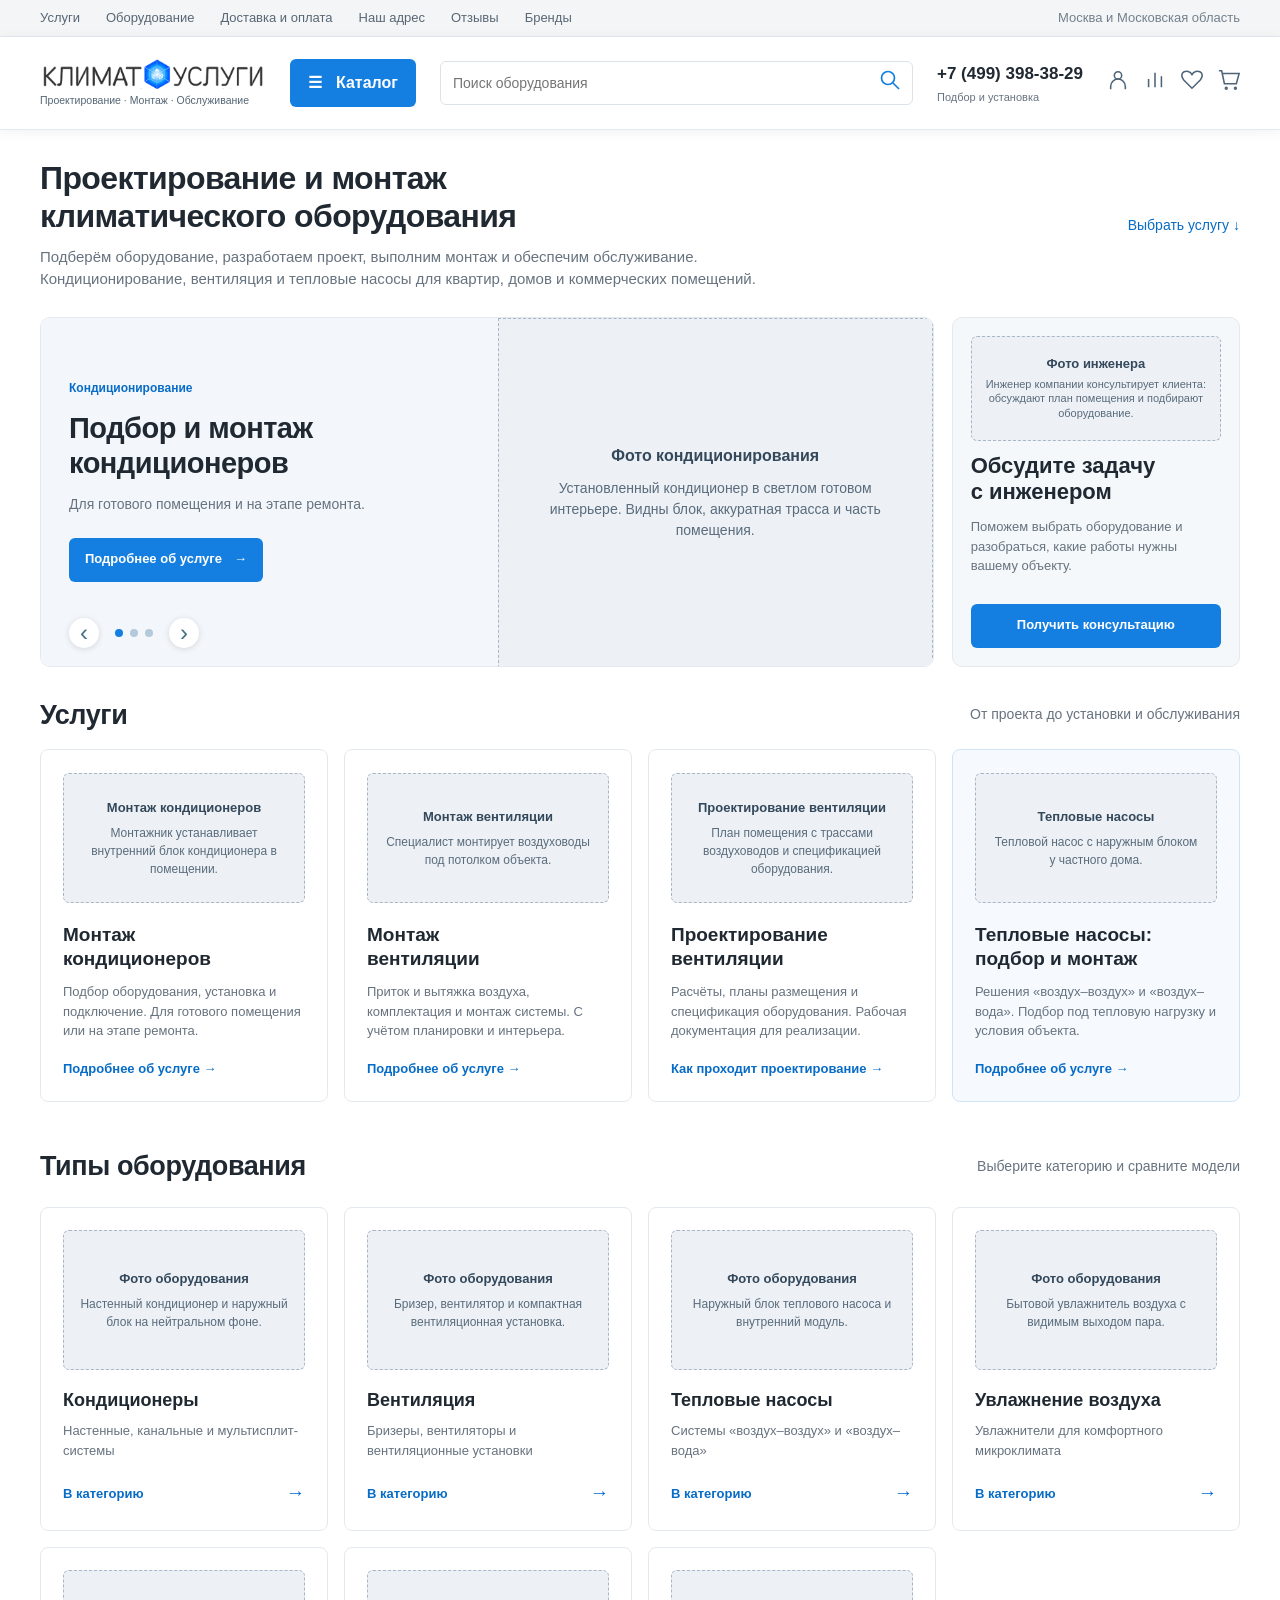
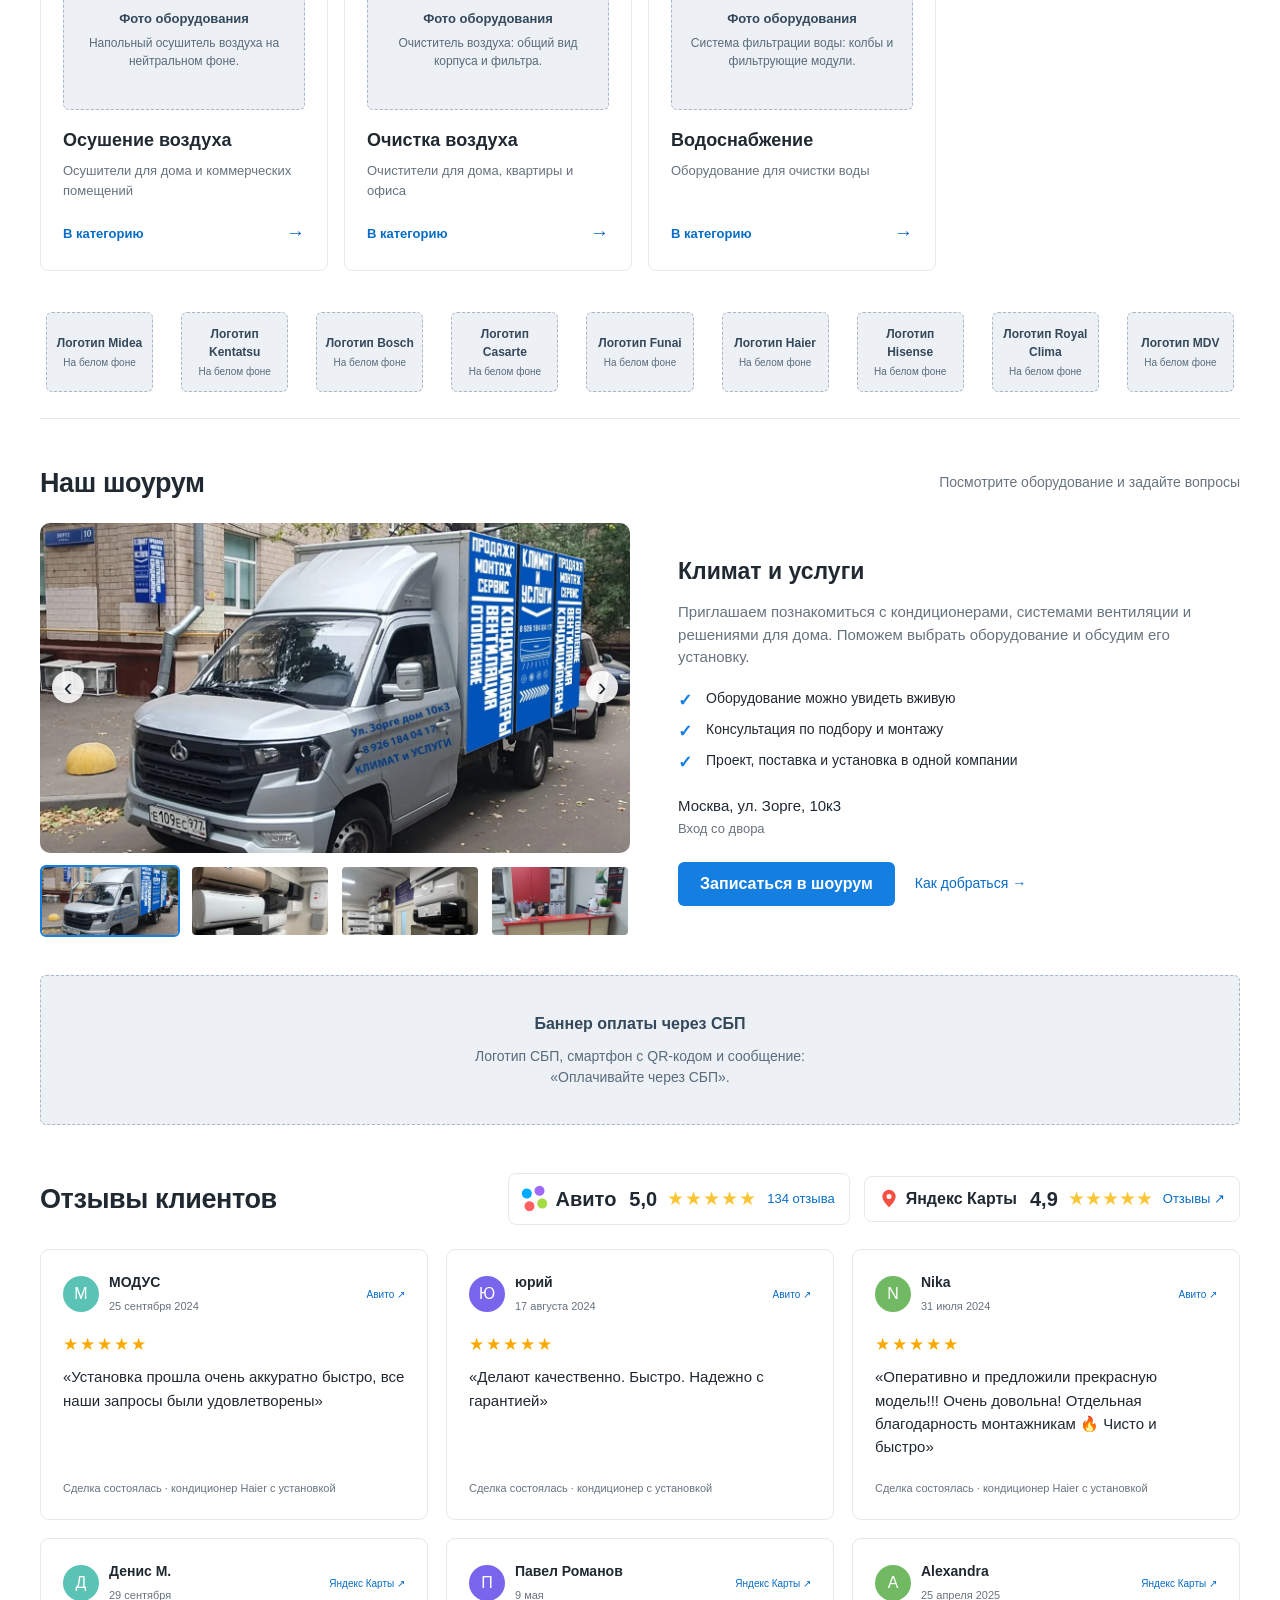
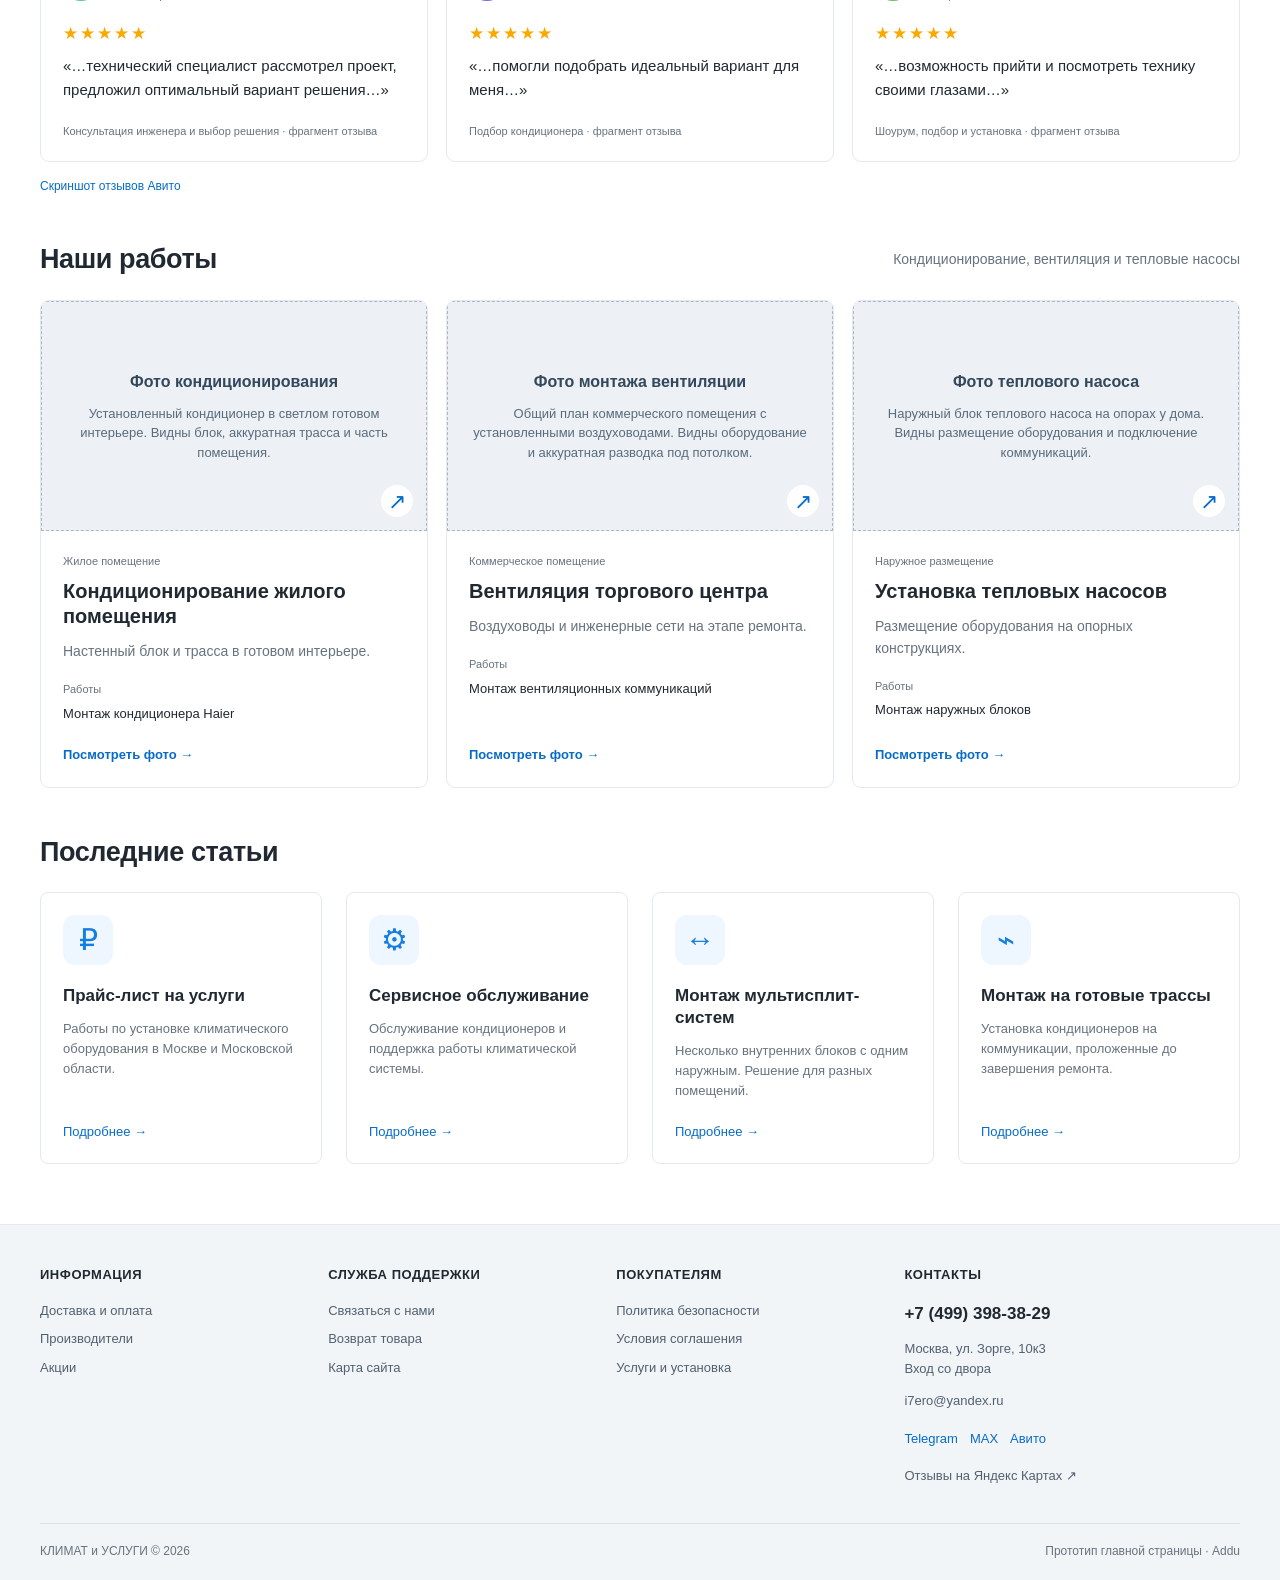
<file: index.html>
<!doctype html><html lang="ru"><head><meta charset="utf-8"><meta name="viewport" content="width=device-width,initial-scale=1"><title>Климат и услуги — оборудование, проектирование и монтаж</title><meta name="description" content="Климатическое оборудование, проектирование и монтаж вентиляции, кондиционеров и тепловых насосов в Москве и МО."><link rel="stylesheet" href="main-store.css?v=14"><script src="main-store.js?v=13" defer></script></head><body>
<div class="utility"><nav class="wrap" aria-label="Информация"><a href="#services">Услуги</a><a href="#equipment">Оборудование</a><a href="https://klimatiuslugi.ru/dostavka-i-oplate">Доставка и оплата</a><a href="#showroom">Наш адрес</a><a href="#reviews">Отзывы</a><a href="https://klimatiuslugi.ru/brands">Бренды</a><span>Москва и Московская область</span></nav></div>
<header class="store-header"><div class="wrap header-row"><a class="logo" href="index.html" aria-label="Климат и услуги — проектирование, монтаж, обслуживание"><span class="brand-mark"><img src="assets/store/logo.png" alt="КЛИМАТ и УСЛУГИ" width="635" height="118"></span><span class="brand-description">Проектирование · Монтаж · Обслуживание</span></a><details class="catalog"><summary><span aria-hidden="true">☰</span> Каталог</summary><nav aria-label="Каталог оборудования"><a href="https://klimatiuslugi.ru/index.php?route=product/category&amp;path=304">Кондиционеры</a><a href="https://klimatiuslugi.ru/index.php?route=product/category&amp;path=473">Вентиляция</a><a href="https://klimatiuslugi.ru/otoplenie">Отопление</a><a href="https://klimatiuslugi.ru/otoplenie/teplovye_nasosy">Тепловые насосы</a><a href="https://klimatiuslugi.ru/uvlazhnenie">Увлажнение</a><a href="https://klimatiuslugi.ru/osushenie">Осушение</a><a href="https://klimatiuslugi.ru/ochistka_vozduha">Очистка воздуха</a><a href="https://klimatiuslugi.ru/vodosnabzhenie">Водоснабжение</a><a href="https://klimatiuslugi.ru/">Все категории оборудования →</a></nav></details><form class="search" action="https://klimatiuslugi.ru/index.php" method="get"><input type="hidden" name="route" value="product/search"><label class="sr-only" for="equipment-search">Поиск оборудования</label><input id="equipment-search" name="search" type="search" placeholder="Поиск оборудования" required><button aria-label="Найти оборудование" type="submit"><svg viewBox="0 0 24 24" aria-hidden="true"><circle cx="10" cy="10" r="6.5"/><path d="m15 15 6 6"/></svg></button></form><a class="phone" href="tel:+74993983829">+7 (499) 398-38-29<small>Подбор и установка</small></a><div class="shop-tools"><a href="https://klimatiuslugi.ru/my-account" aria-label="Личный кабинет"><svg viewBox="0 0 24 24"><circle cx="12" cy="7" r="4"/><path d="M4 22v-3a8 8 0 0 1 16 0v3"/></svg></a><a href="https://klimatiuslugi.ru/compare-products" aria-label="Сравнение товаров"><svg viewBox="0 0 24 24"><path d="M5 20V11M12 20V4M19 20V8"/></svg></a><a href="https://klimatiuslugi.ru/wishlist" aria-label="Избранное"><svg viewBox="0 0 24 24"><path d="M12 21 3 12C-4 3 8-1 12 6c4-7 16-3 9 6z"/></svg></a><a href="https://klimatiuslugi.ru/shopping-cart" aria-label="Корзина"><svg viewBox="0 0 24 24"><path d="M1 2h3l3 14h13l3-11H5"/><circle cx="9" cy="21" r="1"/><circle cx="19" cy="21" r="1"/></svg></a></div></div></header>
<main class="wrap" id="top"><section class="intro"><div><h1>Проектирование и монтаж <br>климатического оборудования</h1><p>Подберём оборудование, разработаем проект, выполним монтаж и обеспечим обслуживание. Кондиционирование, вентиляция и тепловые насосы для квартир, домов и коммерческих помещений.</p></div><a class="intro-link" href="#services">Выбрать услугу ↓</a></section>

<section class="promotions" aria-label="Услуги и консультация"><div class="promo-slider service-promos" data-slider="services"><div class="slide" data-slide><a class="service-banner" href="https://klimatiuslugi.ru/montaj-split"><div class="banner-copy"><span class="banner-label">Кондиционирование</span><h2>Подбор и монтаж кондиционеров</h2><p>Для готового помещения и на этапе ремонта.</p><span class="button blue">Подробнее об услуге <span aria-hidden="true">→</span></span></div><span class="image-placeholder " role="img" aria-label="Фото кондиционирования. Установленный кондиционер в светлом готовом интерьере. Видны блок, аккуратная трасса и часть помещения."><strong>Фото кондиционирования</strong><span>Установленный кондиционер в светлом готовом интерьере. Видны блок, аккуратная трасса и часть помещения.</span></span></a></div><div class="slide" data-slide hidden><a class="service-banner" href="https://klimatiuslugi.ru/ustanovka-ventilyatsii"><div class="banner-copy"><span class="banner-label">Вентиляция</span><h2>Проектирование и монтаж вентиляции</h2><p>От расчётов до установки и запуска системы.</p><span class="button blue">Подробнее об услуге <span aria-hidden="true">→</span></span></div><span class="image-placeholder " role="img" aria-label="Фото монтажа вентиляции. Общий план коммерческого помещения с установленными воздуховодами. Видны оборудование и аккуратная разводка под потолком."><strong>Фото монтажа вентиляции</strong><span>Общий план коммерческого помещения с установленными воздуховодами. Видны оборудование и аккуратная разводка под потолком.</span></span></a></div><div class="slide" data-slide hidden><a class="service-banner" href="heat-pumps.html"><div class="banner-copy"><span class="banner-label">Тепловые насосы</span><h2>Подбор и монтаж тепловых насосов</h2><p>Решение с учётом условий вашего объекта.</p><span class="button blue">Подробнее об услуге <span aria-hidden="true">→</span></span></div><span class="image-placeholder " role="img" aria-label="Фото теплового насоса. Наружный блок теплового насоса на опорах у дома. Видны размещение оборудования и подключение коммуникаций."><strong>Фото теплового насоса</strong><span>Наружный блок теплового насоса на опорах у дома. Видны размещение оборудования и подключение коммуникаций.</span></span></a></div><div class="slider-controls"><button type="button" data-prev aria-label="Предыдущая услуга">‹</button><div class="dots"><button type="button" data-dot="0" aria-label="Кондиционирование" aria-pressed="true"></button><button type="button" data-dot="1" aria-label="Вентиляция" aria-pressed="false"></button><button type="button" data-dot="2" aria-label="Тепловые насосы" aria-pressed="false"></button></div><button type="button" data-next aria-label="Следующая услуга">›</button></div></div><article class="engineer-card consultation-card"><span class="image-placeholder " role="img" aria-label="Фото инженера. Инженер компании консультирует клиента: обсуждают план помещения и подбирают оборудование."><strong>Фото инженера</strong><span>Инженер компании консультирует клиента: обсуждают план помещения и подбирают оборудование.</span></span><h2>Обсудите задачу <br>с инженером</h2><p>Поможем выбрать оборудование и разобраться, какие работы нужны вашему объекту.</p><button class="button blue" type="button" data-request="Консультация инженера">Получить консультацию</button></article></section>
<section class="services section" id="services"><div class="section-title"><h2>Услуги</h2><span>От проекта до установки и обслуживания</span></div><div class="service-grid"><article class="service-card"><div class="service-image-brief"><span class="image-placeholder " role="img" aria-label="Монтаж кондиционеров. Монтажник устанавливает внутренний блок кондиционера в помещении."><strong>Монтаж кондиционеров</strong><span>Монтажник устанавливает внутренний блок кондиционера в помещении.</span></span></div><h3>Монтаж<br>кондиционеров</h3><p>Подбор оборудования, установка и подключение. Для готового помещения или на этапе ремонта.</p><a href="https://klimatiuslugi.ru/montaj-split">Подробнее об услуге →</a></article><article class="service-card"><div class="service-image-brief"><span class="image-placeholder " role="img" aria-label="Монтаж вентиляции. Специалист монтирует воздуховоды под потолком объекта."><strong>Монтаж вентиляции</strong><span>Специалист монтирует воздуховоды под потолком объекта.</span></span></div><h3>Монтаж<br>вентиляции</h3><p>Приток и вытяжка воздуха, комплектация и монтаж системы. С учётом планировки и интерьера.</p><a href="https://klimatiuslugi.ru/ustanovka-ventilyatsii">Подробнее об услуге →</a></article><article class="service-card"><div class="service-image-brief"><span class="image-placeholder " role="img" aria-label="Проектирование вентиляции. План помещения с трассами воздуховодов и спецификацией оборудования."><strong>Проектирование вентиляции</strong><span>План помещения с трассами воздуховодов и спецификацией оборудования.</span></span></div><h3>Проектирование<br>вентиляции</h3><p>Расчёты, планы размещения и спецификация оборудования. Рабочая документация для реализации.</p><a href="https://klimatiuslugi.ru/ustanovka-ventilyatsii">Как проходит проектирование →</a></article><article class="service-card heat-service"><div class="service-image-brief"><span class="image-placeholder " role="img" aria-label="Тепловые насосы. Тепловой насос с наружным блоком у частного дома."><strong>Тепловые насосы</strong><span>Тепловой насос с наружным блоком у частного дома.</span></span></div><h3>Тепловые насосы:<br>подбор и монтаж</h3><p>Решения «воздух–воздух» и «воздух–вода». Подбор под тепловую нагрузку и условия объекта.</p><a href="heat-pumps.html">Подробнее об услуге →</a></article></div></section>
<section class="section equipment" id="equipment" aria-labelledby="equipment-title"><div class="section-title"><h2 id="equipment-title">Типы оборудования</h2><span>Выберите категорию и сравните модели</span></div><div class="equipment-grid"><a class="equipment-card" href="https://klimatiuslugi.ru/index.php?route=product/category&amp;path=304"><span class="equipment-visual equipment-placeholder"><span class="image-placeholder " role="img" aria-label="Фото оборудования. Настенный кондиционер и наружный блок на нейтральном фоне."><strong>Фото оборудования</strong><span>Настенный кондиционер и наружный блок на нейтральном фоне.</span></span></span><h3>Кондиционеры</h3><p>Настенные, канальные и мультисплит-системы</p><span class="equipment-link">В категорию <span aria-hidden="true">→</span></span></a><a class="equipment-card" href="https://klimatiuslugi.ru/index.php?route=product/category&amp;path=473"><span class="equipment-visual equipment-placeholder"><span class="image-placeholder " role="img" aria-label="Фото оборудования. Бризер, вентилятор и компактная вентиляционная установка."><strong>Фото оборудования</strong><span>Бризер, вентилятор и компактная вентиляционная установка.</span></span></span><h3>Вентиляция</h3><p>Бризеры, вентиляторы и вентиляционные установки</p><span class="equipment-link">В категорию <span aria-hidden="true">→</span></span></a><a class="equipment-card" href="https://klimatiuslugi.ru/otoplenie/teplovye_nasosy"><span class="equipment-visual equipment-placeholder"><span class="image-placeholder " role="img" aria-label="Фото оборудования. Наружный блок теплового насоса и внутренний модуль."><strong>Фото оборудования</strong><span>Наружный блок теплового насоса и внутренний модуль.</span></span></span><h3>Тепловые насосы</h3><p>Системы «воздух–воздух» и «воздух–вода»</p><span class="equipment-link">В категорию <span aria-hidden="true">→</span></span></a><a class="equipment-card" href="https://klimatiuslugi.ru/uvlazhnenie"><span class="equipment-visual equipment-placeholder"><span class="image-placeholder " role="img" aria-label="Фото оборудования. Бытовой увлажнитель воздуха с видимым выходом пара."><strong>Фото оборудования</strong><span>Бытовой увлажнитель воздуха с видимым выходом пара.</span></span></span><h3>Увлажнение воздуха</h3><p>Увлажнители для комфортного микроклимата</p><span class="equipment-link">В категорию <span aria-hidden="true">→</span></span></a><a class="equipment-card" href="https://klimatiuslugi.ru/osushenie"><span class="equipment-visual equipment-placeholder"><span class="image-placeholder " role="img" aria-label="Фото оборудования. Напольный осушитель воздуха на нейтральном фоне."><strong>Фото оборудования</strong><span>Напольный осушитель воздуха на нейтральном фоне.</span></span></span><h3>Осушение воздуха</h3><p>Осушители для дома и коммерческих помещений</p><span class="equipment-link">В категорию <span aria-hidden="true">→</span></span></a><a class="equipment-card" href="https://klimatiuslugi.ru/ochistka_vozduha"><span class="equipment-visual equipment-placeholder"><span class="image-placeholder " role="img" aria-label="Фото оборудования. Очиститель воздуха: общий вид корпуса и фильтра."><strong>Фото оборудования</strong><span>Очиститель воздуха: общий вид корпуса и фильтра.</span></span></span><h3>Очистка воздуха</h3><p>Очистители для дома, квартиры и офиса</p><span class="equipment-link">В категорию <span aria-hidden="true">→</span></span></a><a class="equipment-card" href="https://klimatiuslugi.ru/vodosnabzhenie"><span class="equipment-visual equipment-placeholder"><span class="image-placeholder " role="img" aria-label="Фото оборудования. Система фильтрации воды: колбы и фильтрующие модули."><strong>Фото оборудования</strong><span>Система фильтрации воды: колбы и фильтрующие модули.</span></span></span><h3>Водоснабжение</h3><p>Оборудование для очистки воды</p><span class="equipment-link">В категорию <span aria-hidden="true">→</span></span></a></div></section>
<section class="brands" aria-label="Бренды оборудования"><a href="https://klimatiuslugi.ru/brands" aria-label="Все бренды"><span class="image-placeholder brand-placeholder" role="img" aria-label="Логотип Midea. На белом фоне"><strong>Логотип Midea</strong><span>На белом фоне</span></span></a><a href="https://klimatiuslugi.ru/brands"><span class="image-placeholder brand-placeholder" role="img" aria-label="Логотип Kentatsu. На белом фоне"><strong>Логотип Kentatsu</strong><span>На белом фоне</span></span></a><a href="https://klimatiuslugi.ru/brands"><span class="image-placeholder brand-placeholder" role="img" aria-label="Логотип Bosch. На белом фоне"><strong>Логотип Bosch</strong><span>На белом фоне</span></span></a><a href="https://klimatiuslugi.ru/brands"><span class="image-placeholder brand-placeholder" role="img" aria-label="Логотип Casarte. На белом фоне"><strong>Логотип Casarte</strong><span>На белом фоне</span></span></a><a href="https://klimatiuslugi.ru/brands"><span class="image-placeholder brand-placeholder" role="img" aria-label="Логотип Funai. На белом фоне"><strong>Логотип Funai</strong><span>На белом фоне</span></span></a><a href="https://klimatiuslugi.ru/brands"><span class="image-placeholder brand-placeholder" role="img" aria-label="Логотип Haier. На белом фоне"><strong>Логотип Haier</strong><span>На белом фоне</span></span></a><a href="https://klimatiuslugi.ru/brands"><span class="image-placeholder brand-placeholder" role="img" aria-label="Логотип Hisense. На белом фоне"><strong>Логотип Hisense</strong><span>На белом фоне</span></span></a><a href="https://klimatiuslugi.ru/brands"><span class="image-placeholder brand-placeholder" role="img" aria-label="Логотип Royal Clima. На белом фоне"><strong>Логотип Royal Clima</strong><span>На белом фоне</span></span></a><a href="https://klimatiuslugi.ru/brands"><span class="image-placeholder brand-placeholder" role="img" aria-label="Логотип MDV. На белом фоне"><strong>Логотип MDV</strong><span>На белом фоне</span></span></a></section>
<section class="section" id="showroom"><div class="section-title"><h2>Наш шоурум</h2><span>Посмотрите оборудование и задайте вопросы</span></div><div class="showroom-grid"><div class="showroom-gallery" data-slider="showroom"><div class="showroom-image"><img data-slide src="assets/store/office1.webp" width="1000" height="750" alt="Оборудование в шоуруме Климат и услуги" loading="lazy"><img data-slide src="assets/store/office2.webp" width="1000" height="750" alt="Выставочные кондиционеры" loading="lazy" hidden><img data-slide src="assets/store/office3.webp" width="1000" height="750" alt="Шоурум с вывеской Климат и услуги" loading="lazy" hidden><img data-slide src="assets/store/office4.webp" width="1000" height="750" alt="Витрина климатического оборудования" loading="lazy" hidden><button type="button" class="gallery-prev" data-prev aria-label="Предыдущее фото шоурума">‹</button><button type="button" class="gallery-next" data-next aria-label="Следующее фото шоурума">›</button></div><div class="thumbnails"><button type="button" data-dot="0" aria-label="Фото шоурума 1" aria-pressed="true"><img src="assets/store/office1.webp" alt="" loading="lazy"></button><button type="button" data-dot="1" aria-label="Фото шоурума 2" aria-pressed="false"><img src="assets/store/office2.webp" alt="" loading="lazy"></button><button type="button" data-dot="2" aria-label="Фото шоурума 3" aria-pressed="false"><img src="assets/store/office3.webp" alt="" loading="lazy"></button><button type="button" data-dot="3" aria-label="Фото шоурума 4" aria-pressed="false"><img src="assets/store/office4.webp" alt="" loading="lazy"></button></div></div><div class="showroom-copy"><h3>Климат и услуги</h3><p>Приглашаем познакомиться с кондиционерами, системами вентиляции и решениями для дома. Поможем выбрать оборудование и обсудим его установку.</p><ul class="check-list"><li>Оборудование можно увидеть вживую</li><li>Консультация по подбору и монтажу</li><li>Проект, поставка и установка в одной компании</li></ul><address>Москва, ул. Зорге, 10к3<br><span>Вход со двора</span></address><div class="actions"><button class="button blue" type="button" data-request="Встреча в шоуруме">Записаться в шоурум</button><a href="https://klimatiuslugi.ru/contact">Как добраться →</a></div></div></div></section>
<div class="payment"><span class="image-placeholder payment-placeholder" role="img" aria-label="Баннер оплаты через СБП. Логотип СБП, смартфон с QR-кодом и сообщение: «Оплачивайте через СБП»."><strong>Баннер оплаты через СБП</strong><span>Логотип СБП, смартфон с QR-кодом и сообщение: «Оплачивайте через СБП».</span></span></div>
<section class="section" id="reviews"><div class="section-title"><h2>Отзывы клиентов</h2><div class="reviews-platforms"><a class="review-rating-badge" href="https://www.avito.ru/brands/i206084384" target="_blank" rel="noopener"><span class="avito-name"><i class="avito-dots" aria-hidden="true"><b></b><b></b><b></b><b></b></i>Авито</span><span class="avito-rating"><strong aria-label="Рейтинг Авито 5 из 5">5,0</strong><span class="avito-rating-stars" aria-hidden="true">★★★★★</span><span class="avito-review-count">134 отзыва</span></span></a><a class="review-rating-badge yandex-rating-badge" href="https://yandex.ru/maps/org/klimat_i_uslugi/125441837392/reviews/" target="_blank" rel="noopener"><span class="yandex-name"><svg viewBox="0 0 24 24" aria-hidden="true"><path d="M12 22s8-7.5 8-13A8 8 0 0 0 4 9c0 5.5 8 13 8 13Z"/><circle cx="12" cy="9" r="3"/></svg>Яндекс Карты</span><span class="avito-rating"><strong aria-label="Рейтинг Яндекс Карт 4,9 из 5">4,9</strong><span class="yandex-rating-stars" aria-hidden="true"><span>★★★★</span><span class="partial-star">★</span></span><span class="yandex-all-reviews">Отзывы ↗</span></span></a></div></div><div class="review-grid"><article class="review-card"><div class="review-person"><span class="avatar turquoise">М</span><div><h3>МОДУС</h3><time datetime="2024-09-25">25 сентября 2024</time></div><a class="review-platform" href="https://www.avito.ru/brands/i206084384" target="_blank" rel="noopener">Авито ↗</a></div><div class="stars" aria-label="5 звёзд">★★★★★</div><p>«Установка прошла очень аккуратно быстро, все наши запросы были удовлетворены»</p><span class="transaction">Сделка состоялась · кондиционер Haier с установкой</span></article><article class="review-card"><div class="review-person"><span class="avatar violet">Ю</span><div><h3>юрий</h3><time datetime="2024-08-17">17 августа 2024</time></div><a class="review-platform" href="https://www.avito.ru/brands/i206084384" target="_blank" rel="noopener">Авито ↗</a></div><div class="stars" aria-label="5 звёзд">★★★★★</div><p>«Делают качественно. Быстро. Надежно с гарантией»</p><span class="transaction">Сделка состоялась · кондиционер с установкой</span></article><article class="review-card"><div class="review-person"><span class="avatar green">N</span><div><h3>Nika</h3><time datetime="2024-07-31">31 июля 2024</time></div><a class="review-platform" href="https://www.avito.ru/brands/i206084384" target="_blank" rel="noopener">Авито ↗</a></div><div class="stars" aria-label="5 звёзд">★★★★★</div><p>«Оперативно и предложили прекрасную модель!!! Очень довольна! Отдельная благодарность монтажникам 🔥 Чисто и быстро»</p><span class="transaction">Сделка состоялась · кондиционер Haier с установкой</span></article><article class="review-card"><div class="review-person"><span class="avatar turquoise">Д</span><div><h3>Денис М.</h3><time>29 сентября</time></div><a class="review-platform" href="https://yandex.ru/maps/org/klimat_i_uslugi/125441837392/reviews/" target="_blank" rel="noopener">Яндекс Карты ↗</a></div><div class="stars" aria-label="5 звёзд">★★★★★</div><p>«…технический специалист рассмотрел проект, предложил оптимальный вариант решения…»</p><span class="transaction">Консультация инженера и выбор решения · фрагмент отзыва</span></article><article class="review-card"><div class="review-person"><span class="avatar violet">П</span><div><h3>Павел Романов</h3><time>9 мая</time></div><a class="review-platform" href="https://yandex.ru/maps/org/klimat_i_uslugi/125441837392/reviews/" target="_blank" rel="noopener">Яндекс Карты ↗</a></div><div class="stars" aria-label="5 звёзд">★★★★★</div><p>«…помогли подобрать идеальный вариант для меня…»</p><span class="transaction">Подбор кондиционера · фрагмент отзыва</span></article><article class="review-card"><div class="review-person"><span class="avatar green">A</span><div><h3>Alexandra</h3><time>25 апреля 2025</time></div><a class="review-platform" href="https://yandex.ru/maps/org/klimat_i_uslugi/125441837392/reviews/" target="_blank" rel="noopener">Яндекс Карты ↗</a></div><div class="stars" aria-label="5 звёзд">★★★★★</div><p>«…возможность прийти и посмотреть технику своими глазами…»</p><span class="transaction">Шоурум, подбор и установка · фрагмент отзыва</span></article></div><div class="review-source"><button class="text-button" type="button" data-proof>Скриншот отзывов Авито</button></div></section>
<section class="section" id="works"><div class="section-title"><h2>Наши работы</h2><span>Кондиционирование, вентиляция и тепловые насосы</span></div><div class="case-grid"><article class="case-card"><button type="button" class="case-photo" data-photo="" data-image-brief="Фото кондиционирования. Установленный кондиционер в светлом готовом интерьере. Видны блок, аккуратная трасса и часть помещения." data-caption="Кондиционирование жилого помещения" aria-label="Посмотреть фото: Кондиционирование жилого помещения"><span class="image-placeholder " role="img" aria-label="Фото кондиционирования. Установленный кондиционер в светлом готовом интерьере. Видны блок, аккуратная трасса и часть помещения."><strong>Фото кондиционирования</strong><span>Установленный кондиционер в светлом готовом интерьере. Видны блок, аккуратная трасса и часть помещения.</span></span><span aria-hidden="true">↗</span></button><div class="case-copy"><span class="case-kind">Жилое помещение</span><h3>Кондиционирование жилого помещения</h3><p>Настенный блок и трасса в готовом интерьере.</p><dl><dt>Работы</dt><dd>Монтаж кондиционера Haier</dd></dl><button class="text-button" type="button" data-photo="" data-image-brief="Фото кондиционирования. Установленный кондиционер в светлом готовом интерьере. Видны блок, аккуратная трасса и часть помещения." data-caption="Кондиционирование жилого помещения">Посмотреть фото →</button></div></article><article class="case-card"><button type="button" class="case-photo" data-photo="" data-image-brief="Фото монтажа вентиляции. Общий план коммерческого помещения с установленными воздуховодами. Видны оборудование и аккуратная разводка под потолком." data-caption="Вентиляция торгового центра" aria-label="Посмотреть фото: Вентиляция торгового центра"><span class="image-placeholder " role="img" aria-label="Фото монтажа вентиляции. Общий план коммерческого помещения с установленными воздуховодами. Видны оборудование и аккуратная разводка под потолком."><strong>Фото монтажа вентиляции</strong><span>Общий план коммерческого помещения с установленными воздуховодами. Видны оборудование и аккуратная разводка под потолком.</span></span><span aria-hidden="true">↗</span></button><div class="case-copy"><span class="case-kind">Коммерческое помещение</span><h3>Вентиляция торгового центра</h3><p>Воздуховоды и инженерные сети на этапе ремонта.</p><dl><dt>Работы</dt><dd>Монтаж вентиляционных коммуникаций</dd></dl><button class="text-button" type="button" data-photo="" data-image-brief="Фото монтажа вентиляции. Общий план коммерческого помещения с установленными воздуховодами. Видны оборудование и аккуратная разводка под потолком." data-caption="Вентиляция торгового центра">Посмотреть фото →</button></div></article><article class="case-card"><button type="button" class="case-photo" data-photo="" data-image-brief="Фото теплового насоса. Наружный блок теплового насоса на опорах у дома. Видны размещение оборудования и подключение коммуникаций." data-caption="Установка тепловых насосов" aria-label="Посмотреть фото: Установка тепловых насосов"><span class="image-placeholder " role="img" aria-label="Фото теплового насоса. Наружный блок теплового насоса на опорах у дома. Видны размещение оборудования и подключение коммуникаций."><strong>Фото теплового насоса</strong><span>Наружный блок теплового насоса на опорах у дома. Видны размещение оборудования и подключение коммуникаций.</span></span><span aria-hidden="true">↗</span></button><div class="case-copy"><span class="case-kind">Наружное размещение</span><h3>Установка тепловых насосов</h3><p>Размещение оборудования на опорных конструкциях.</p><dl><dt>Работы</dt><dd>Монтаж наружных блоков</dd></dl><button class="text-button" type="button" data-photo="" data-image-brief="Фото теплового насоса. Наружный блок теплового насоса на опорах у дома. Видны размещение оборудования и подключение коммуникаций." data-caption="Установка тепловых насосов">Посмотреть фото →</button></div></article></div></section>
<section class="section articles"><div class="section-title"><h2>Последние статьи</h2></div><div class="article-grid"><article><span class="article-symbol" aria-hidden="true">₽</span><h3>Прайс-лист на услуги</h3><p>Работы по установке климатического оборудования в Москве и Московской области.</p><a href="https://klimatiuslugi.ru/price_list_uslug">Подробнее →</a></article><article><span class="article-symbol" aria-hidden="true">⚙</span><h3>Сервисное обслуживание</h3><p>Обслуживание кондиционеров и поддержка работы климатической системы.</p><a href="https://klimatiuslugi.ru/servisnoe_obsluzhivanie">Подробнее →</a></article><article><span class="article-symbol" aria-hidden="true">↔</span><h3>Монтаж мультисплит-систем</h3><p>Несколько внутренних блоков с одним наружным. Решение для разных помещений.</p><a href="https://klimatiuslugi.ru/montazh_multi_split-sistem">Подробнее →</a></article><article><span class="article-symbol" aria-hidden="true">⌁</span><h3>Монтаж на готовые трассы</h3><p>Установка кондиционеров на коммуникации, проложенные до завершения ремонта.</p><a href="https://klimatiuslugi.ru/montazh_na_gotovye_trassy">Подробнее →</a></article></div></section></main>
<footer class="store-footer"><div class="wrap footer-grid"><div><h2>Информация</h2><a href="https://klimatiuslugi.ru/dostavka-i-oplate">Доставка и оплата</a><a href="https://klimatiuslugi.ru/brands">Производители</a><a href="https://klimatiuslugi.ru/special">Акции</a></div><div><h2>Служба поддержки</h2><a href="https://klimatiuslugi.ru/contact">Связаться с нами</a><a href="https://klimatiuslugi.ru/index.php?route=account/return/add">Возврат товара</a><a href="https://klimatiuslugi.ru/sitemap">Карта сайта</a></div><div><h2>Покупателям</h2><a href="https://klimatiuslugi.ru/privacy">Политика безопасности</a><a href="https://klimatiuslugi.ru/terms">Условия соглашения</a><a href="#services">Услуги и установка</a></div><div><h2>Контакты</h2><a class="footer-phone" href="tel:+74993983829">+7 (499) 398-38-29</a><p>Москва, ул. Зорге, 10к3<br>Вход со двора</p><a href="mailto:i7ero@yandex.ru">i7ero@yandex.ru</a><div class="messengers"><a href="https://t.me/+79261840417">Telegram</a><a href="https://max.ru/u/f9LHodD0cOJCeMAYoYzJqxLWrRPgMYD4PSp4d7zTQUNL8bPsSWjjaeiE7tQ">MAX</a><a href="https://www.avito.ru/brands/i206084384?gdlkerfdnwq=101&amp;page_from=from_item_header&amp;iid=2334726960&amp;page_from=from_item_card&amp;iid=2334726960">Авито</a></div><a href="https://yandex.ru/maps/org/klimat_i_uslugi/125441837392/reviews/?from=mapframe&amp;ll=37.513191%2C55.781714&amp;z=18.2">Отзывы на Яндекс Картах ↗</a></div></div><div class="wrap footer-bottom">КЛИМАТ и УСЛУГИ © 2026 <span>Прототип главной страницы · Addu</span></div></footer>
<dialog class="request-dialog" aria-labelledby="request-title"><button type="button" class="dialog-close" aria-label="Закрыть форму">×</button><h2 id="request-title">Обсудить задачу</h2><p>Расскажите, что нужно вашему объекту.</p><form id="request-form"><label>Направление<select name="service"><option>Консультация инженера</option><option>Кондиционирование</option><option>Вентиляция</option><option>Проектирование вентиляции</option><option>Тепловой насос</option><option>Встреча в шоуруме</option></select></label><label>Телефон<input name="phone" type="tel" aria-label="Телефон" autocomplete="tel" placeholder="+7 (___) ___-__-__" required aria-describedby="phone-error"><span id="phone-error" class="error" hidden></span></label><button class="button blue" type="submit">Обсудить с инженером</button><p class="demo-note">Это прототип: данные не отправляются и не сохраняются.</p><p class="form-result" role="status" hidden></p></form><div class="direct-contact">Можно связаться напрямую: <a href="tel:+74993983829">+7 (499) 398-38-29</a></div></dialog>
<dialog class="photo-dialog" aria-labelledby="photo-title"><div class="photo-top"><h2 id="photo-title">Фото работы</h2><button type="button" class="dialog-close" aria-label="Закрыть фото">×</button></div><span id="full-photo-placeholder" class="image-placeholder modal-placeholder" role="img"></span></dialog>
</body></html>
</file>
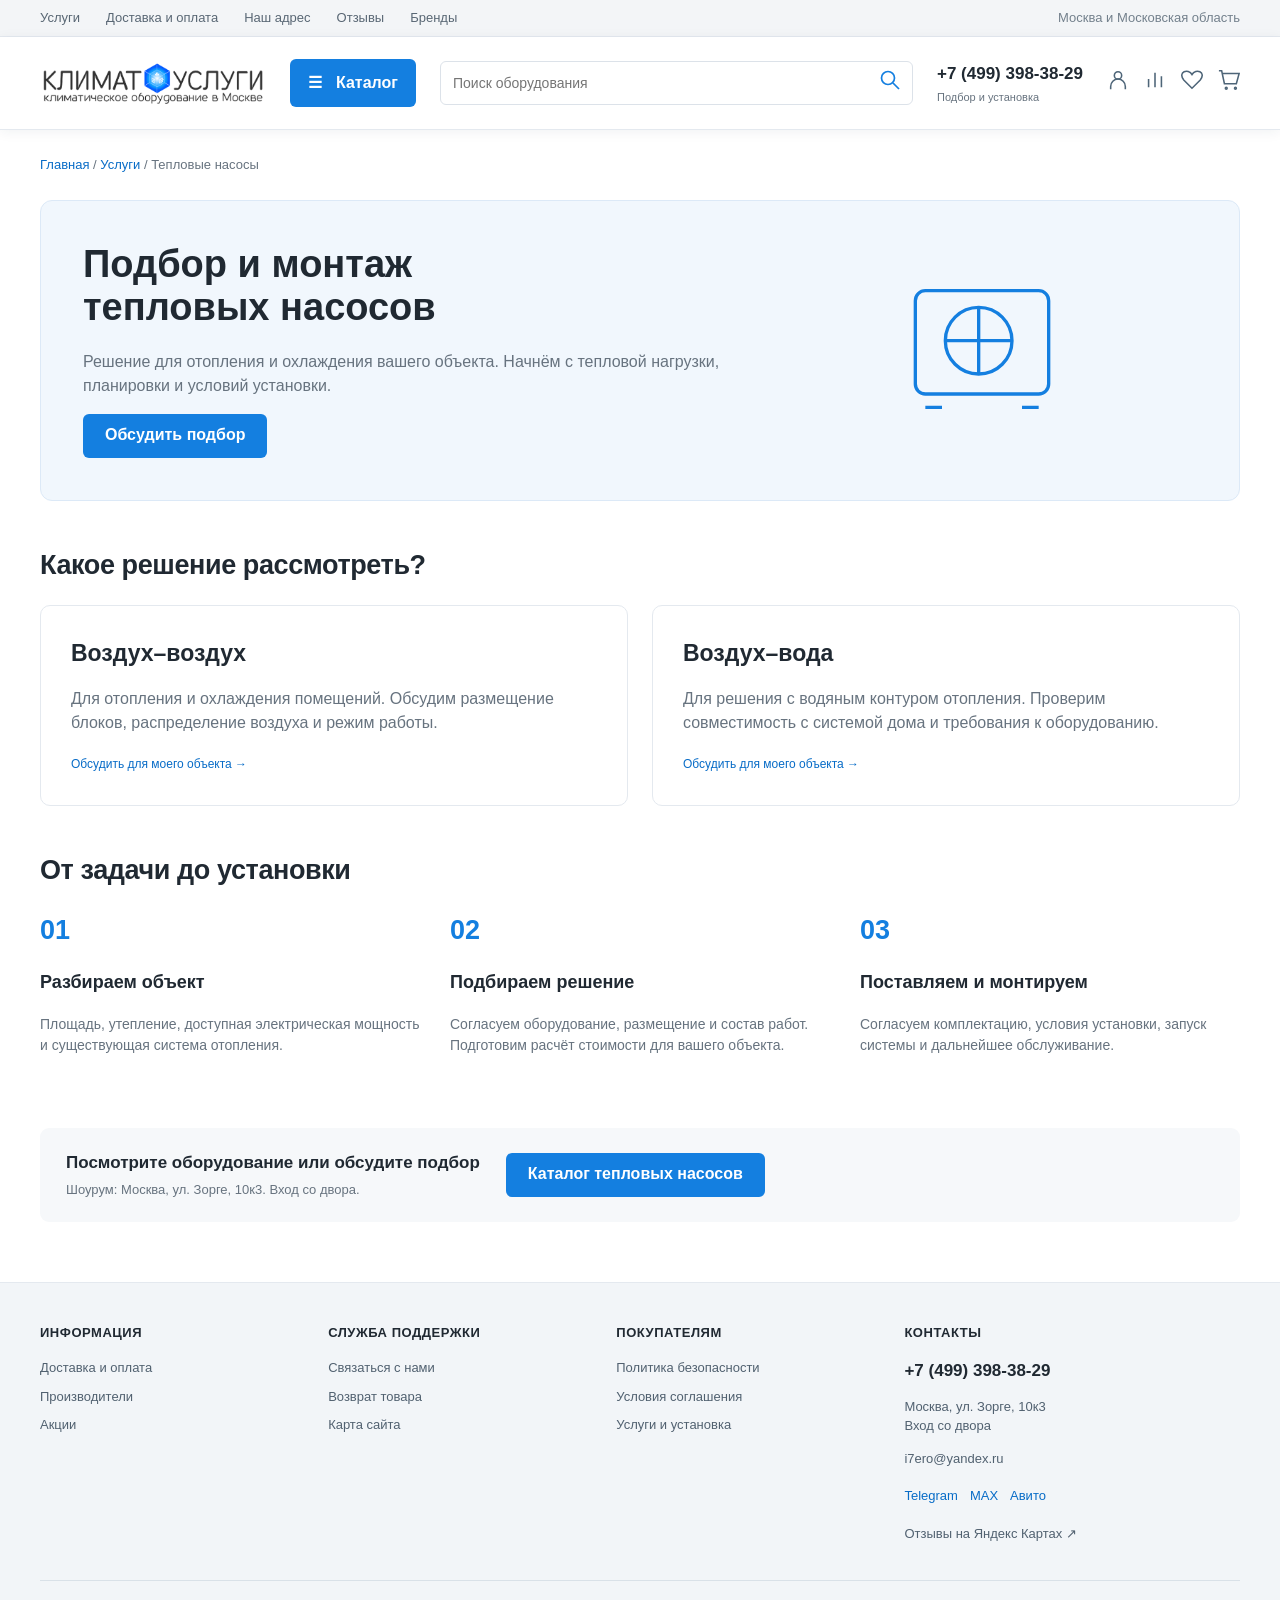
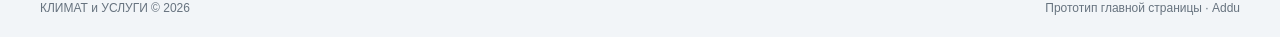
<file: heat-pumps.html>
<!doctype html><html lang="ru"><head><meta charset="utf-8"><meta name="viewport" content="width=device-width,initial-scale=1"><title>Тепловые насосы — подбор и монтаж | Климат и услуги</title><meta name="description" content="Климатическое оборудование, проектирование и монтаж вентиляции, кондиционеров и тепловых насосов в Москве и МО."><link rel="stylesheet" href="main-store.css?v=8"><script src="main-store.js?v=8" defer></script></head><body>
<div class="utility"><nav class="wrap" aria-label="Информация"><a href="index.html#services">Услуги</a><a href="https://klimatiuslugi.ru/dostavka-i-oplate">Доставка и оплата</a><a href="index.html#showroom">Наш адрес</a><a href="index.html#reviews">Отзывы</a><a href="https://klimatiuslugi.ru/brands">Бренды</a><span>Москва и Московская область</span></nav></div>
<header class="store-header"><div class="wrap header-row"><a class="logo" href="index.html"><img src="assets/store/logo.png" alt="КЛИМАТ и УСЛУГИ" width="300" height="90"></a><details class="catalog"><summary><span aria-hidden="true">☰</span> Каталог</summary><nav aria-label="Каталог оборудования"><a href="https://klimatiuslugi.ru/index.php?route=product/category&amp;path=304">Кондиционеры</a><a href="https://klimatiuslugi.ru/index.php?route=product/category&amp;path=473">Вентиляция</a><a href="https://klimatiuslugi.ru/otoplenie">Отопление</a><a href="https://klimatiuslugi.ru/otoplenie/teplovye_nasosy">Тепловые насосы</a><a href="https://klimatiuslugi.ru/uvlazhnenie">Увлажнение</a><a href="https://klimatiuslugi.ru/osushenie">Осушение</a><a href="https://klimatiuslugi.ru/ochistka_vozduha">Очистка воздуха</a><a href="https://klimatiuslugi.ru/vodosnabzhenie">Водоснабжение</a><a href="https://klimatiuslugi.ru/">Все категории оборудования →</a></nav></details><form class="search" action="https://klimatiuslugi.ru/index.php" method="get"><input type="hidden" name="route" value="product/search"><label class="sr-only" for="equipment-search">Поиск оборудования</label><input id="equipment-search" name="search" type="search" placeholder="Поиск оборудования" required><button aria-label="Найти оборудование" type="submit"><svg viewBox="0 0 24 24" aria-hidden="true"><circle cx="10" cy="10" r="6.5"/><path d="m15 15 6 6"/></svg></button></form><a class="phone" href="tel:+74993983829">+7 (499) 398-38-29<small>Подбор и установка</small></a><div class="shop-tools"><a href="https://klimatiuslugi.ru/my-account" aria-label="Личный кабинет"><svg viewBox="0 0 24 24"><circle cx="12" cy="7" r="4"/><path d="M4 22v-3a8 8 0 0 1 16 0v3"/></svg></a><a href="https://klimatiuslugi.ru/compare-products" aria-label="Сравнение товаров"><svg viewBox="0 0 24 24"><path d="M5 20V11M12 20V4M19 20V8"/></svg></a><a href="https://klimatiuslugi.ru/wishlist" aria-label="Избранное"><svg viewBox="0 0 24 24"><path d="M12 21 3 12C-4 3 8-1 12 6c4-7 16-3 9 6z"/></svg></a><a href="https://klimatiuslugi.ru/shopping-cart" aria-label="Корзина"><svg viewBox="0 0 24 24"><path d="M1 2h3l3 14h13l3-11H5"/><circle cx="9" cy="21" r="1"/><circle cx="19" cy="21" r="1"/></svg></a></div></div></header>
<main class="wrap"><nav class="heat-breadcrumb" aria-label="Хлебные крошки"><a href="index.html">Главная</a> / <a href="index.html#services">Услуги</a> / Тепловые насосы</nav>
<section class="heat-hero"><div><h1>Подбор и монтаж<br>тепловых насосов</h1><p>Решение для отопления и охлаждения вашего объекта. Начнём с тепловой нагрузки, планировки и условий установки.</p><div class="actions"><button class="button blue" type="button" data-request="Тепловой насос">Обсудить подбор</button></div></div><div class="service-icon" aria-hidden="true"><svg viewBox="0 0 48 48"><rect x="4" y="8" width="40" height="31" rx="3"/><circle cx="23" cy="23" r="10"/><path d="M23 13v20M13 23h20M7 43h5M36 43h5"/></svg></div></section>
<section class="section"><div class="section-title"><h2>Какое решение рассмотреть?</h2></div><div class="heat-options"><article><h3>Воздух–воздух</h3><p>Для отопления и охлаждения помещений. Обсудим размещение блоков, распределение воздуха и режим работы.</p><button class="text-button" type="button" data-request="Тепловой насос">Обсудить для моего объекта →</button></article><article><h3>Воздух–вода</h3><p>Для решения с водяным контуром отопления. Проверим совместимость с системой дома и требования к оборудованию.</p><button class="text-button" type="button" data-request="Тепловой насос">Обсудить для моего объекта →</button></article></div></section>
<section class="section"><div class="section-title"><h2>От задачи до установки</h2></div><div class="heat-steps"><article><b>01</b><h3>Разбираем объект</h3><p>Площадь, утепление, доступная электрическая мощность и существующая система отопления.</p></article><article><b>02</b><h3>Подбираем решение</h3><p>Согласуем оборудование, размещение и состав работ. Подготовим расчёт стоимости для вашего объекта.</p></article><article><b>03</b><h3>Поставляем и монтируем</h3><p>Согласуем комплектацию, условия установки, запуск системы и дальнейшее обслуживание.</p></article></div></section>
<section class="section"><div class="avito-heading"><div><h3>Посмотрите оборудование или обсудите подбор</h3><p>Шоурум: Москва, ул. Зорге, 10к3. Вход со двора.</p></div><a class="button blue" href="https://klimatiuslugi.ru/otoplenie/teplovye_nasosy">Каталог тепловых насосов</a></div></section>
</main><footer class="store-footer"><div class="wrap footer-grid"><div><h2>Информация</h2><a href="https://klimatiuslugi.ru/dostavka-i-oplate">Доставка и оплата</a><a href="https://klimatiuslugi.ru/brands">Производители</a><a href="https://klimatiuslugi.ru/special">Акции</a></div><div><h2>Служба поддержки</h2><a href="https://klimatiuslugi.ru/contact">Связаться с нами</a><a href="https://klimatiuslugi.ru/index.php?route=account/return/add">Возврат товара</a><a href="https://klimatiuslugi.ru/sitemap">Карта сайта</a></div><div><h2>Покупателям</h2><a href="https://klimatiuslugi.ru/privacy">Политика безопасности</a><a href="https://klimatiuslugi.ru/terms">Условия соглашения</a><a href="index.html#services">Услуги и установка</a></div><div><h2>Контакты</h2><a class="footer-phone" href="tel:+74993983829">+7 (499) 398-38-29</a><p>Москва, ул. Зорге, 10к3<br>Вход со двора</p><a href="mailto:i7ero@yandex.ru">i7ero@yandex.ru</a><div class="messengers"><a href="https://t.me/+79261840417">Telegram</a><a href="https://max.ru/u/f9LHodD0cOJCeMAYoYzJqxLWrRPgMYD4PSp4d7zTQUNL8bPsSWjjaeiE7tQ">MAX</a><a href="https://www.avito.ru/brands/i206084384?gdlkerfdnwq=101&amp;page_from=from_item_header&amp;iid=2334726960&amp;page_from=from_item_card&amp;iid=2334726960">Авито</a></div><a href="https://yandex.ru/maps/org/klimat_i_uslugi/125441837392/reviews/?from=mapframe&amp;ll=37.513191%2C55.781714&amp;z=18.2">Отзывы на Яндекс Картах ↗</a></div></div><div class="wrap footer-bottom">КЛИМАТ и УСЛУГИ © 2026 <span>Прототип главной страницы · Addu</span></div></footer>
<dialog class="request-dialog" aria-labelledby="request-title"><button type="button" class="dialog-close" aria-label="Закрыть форму">×</button><h2 id="request-title">Обсудить задачу</h2><p>Расскажите, что нужно вашему объекту.</p><form id="request-form"><label>Направление<select name="service"><option>Консультация инженера</option><option>Кондиционирование</option><option>Вентиляция</option><option>Проектирование вентиляции</option><option>Тепловой насос</option><option>Встреча в шоуруме</option></select></label><label>Телефон<input name="phone" type="tel" aria-label="Телефон" autocomplete="tel" placeholder="+7 (___) ___-__-__" required aria-describedby="phone-error"><span id="phone-error" class="error" hidden></span></label><button class="button blue" type="submit">Обсудить с инженером</button><p class="demo-note">Это прототип: данные не отправляются и не сохраняются.</p><p class="form-result" role="status" hidden></p></form><div class="direct-contact">Можно связаться напрямую: <a href="tel:+74993983829">+7 (499) 398-38-29</a></div></dialog>
<dialog class="photo-dialog" aria-labelledby="photo-title"><div class="photo-top"><h2 id="photo-title">Фото работы</h2><button type="button" class="dialog-close" aria-label="Закрыть фото">×</button></div><img id="full-photo" src="assets/store/work1.webp" alt=""></dialog>
</body></html>
</file>
<file: main-store.css>
:root{--blue:#147fe0;--dark:#086cc7;--ink:#202932;--muted:#67737f;--line:#e4e9ef;--pale:#f5f8fb}*{box-sizing:border-box}html{scroll-behavior:smooth;scroll-padding-top:112px}body{margin:0;color:var(--ink);background:white;font:16px/1.5 Arial,Helvetica,sans-serif}a{color:var(--dark);text-decoration:none}a:hover{text-decoration:underline}button,input,select{font:inherit}button,summary{cursor:pointer}button{color:inherit}img{max-width:100%;display:block}svg{width:24px;height:24px;fill:none;stroke:currentColor;stroke-width:1.7}button:focus-visible,a:focus-visible,input:focus-visible,select:focus-visible,summary:focus-visible{outline:3px solid #78bafb;outline-offset:4px}[hidden]{display:none!important}.wrap{width:min(1200px,calc(100% - 48px));margin:auto}.utility{background:#f3f5f7;border-bottom:1px solid var(--line);font-size:13px}.utility nav{display:flex;gap:26px;align-items:center;min-height:36px}.utility a{color:#596774}.utility span{margin-left:auto;color:#73808c}.store-header{position:sticky;top:0;z-index:20;background:white;border-bottom:1px solid var(--line);box-shadow:0 2px 12px #172d4010}.header-row{min-height:92px;display:flex;align-items:center;gap:24px}.logo{flex:0 0 226px}.logo img{width:226px;height:auto}.catalog{position:relative}.catalog summary{display:flex;align-items:center;gap:14px;background:var(--blue);border-radius:6px;padding:12px 18px;color:#fff;list-style:none;font-weight:600}.catalog summary::-webkit-details-marker{display:none}.catalog nav{position:absolute;top:56px;left:0;background:white;border:1px solid var(--line);box-shadow:0 12px 30px #16304d24;width:270px;padding:10px;border-radius:8px;z-index:25}.catalog nav a{display:block;padding:10px;color:var(--ink)}.catalog nav a:hover{background:var(--pale);text-decoration:none}.search{display:flex;border:1px solid #dce2e9;border-radius:6px;min-width:120px;flex:1;height:44px}.search input{width:100%;min-width:0;padding:10px 12px;border:0;border-radius:6px;background:transparent;font-size:14px}.search button{width:44px;flex-shrink:0;border:0;background:none;color:var(--blue)}.phone{white-space:nowrap;font-size:17px;color:var(--ink);font-weight:bold}.phone small{display:block;font-size:11px;font-weight:400;color:var(--muted);margin-top:3px}.shop-tools{display:flex;gap:15px}.shop-tools a{color:#4e6578}.shop-tools svg{width:22px}.sr-only{position:absolute;width:1px;height:1px;padding:0;overflow:hidden;clip:rect(0,0,0,0);white-space:nowrap;border:0}.intro{display:flex;gap:28px;align-items:center;justify-content:space-between;padding:30px 0 26px}.intro h1{margin:0 0 10px;font-size:32px;font-weight:600;line-height:1.18;letter-spacing:-.6px}.intro p{font-size:15px;color:var(--muted);max-width:720px;margin:0}.intro-link{font-size:14px;white-space:nowrap}.promotions{display:grid;grid-template-columns:minmax(0,3.1fr) minmax(245px,1fr);gap:18px}.promo-slider{position:relative;overflow:hidden;border-radius:10px;background:#e6eff4;min-width:0;aspect-ratio:1000/370}.slide,.slide a,.slide img{height:100%;width:100%}.slide img{object-fit:cover}.slider-controls{position:absolute;left:0;right:0;bottom:13px;display:flex;align-items:center;justify-content:center;gap:18px}.slider-controls>button{border:0;width:30px;height:30px;border-radius:50%;font-size:24px;line-height:1;background:#fff;color:#457087;box-shadow:0 1px 6px #0002}.dots{display:flex;gap:7px}.dots button{padding:0;width:8px;height:8px;border-radius:50%;border:0;background:#ffffff80}.dots button[aria-pressed=true]{background:#fff;box-shadow:0 0 0 2px #567489}.engineer-card{position:relative;border-radius:10px;background:linear-gradient(140deg,#1f94ef,#0775c9);padding:24px;color:white;overflow:hidden;min-height:285px;display:flex;flex-direction:column;align-items:flex-start}.engineer-card h2{font-size:24px;line-height:1.12;margin:0 0 11px;font-weight:600;z-index:1}.engineer-card p{font-size:13px;line-height:1.4;max-width:165px;margin:0;z-index:1}.engineer-card img{width:190px;height:190px;object-fit:contain;position:absolute;right:-22px;bottom:34px}.engineer-card .button{margin-top:auto;position:relative;z-index:1;width:100%;font-size:14px}.button{display:inline-flex;align-items:center;justify-content:center;min-height:44px;border-radius:6px;border:0;padding:10px 22px;font-weight:600;text-decoration:none!important;line-height:1.3}.blue{background:var(--blue);color:white}.blue:hover{background:var(--dark)}.white{background:#fff;color:var(--dark)}.section{margin-top:48px}.section-title{display:flex;align-items:center;justify-content:space-between;gap:18px;margin:0 0 24px}.section-title h2{font-size:27px;line-height:1.2;margin:0;font-weight:600;letter-spacing:-.4px}.section-title>span{font-size:14px;color:var(--muted)}.section-title>a{font-size:14px}.services{margin-top:32px}.services .section-title{margin-bottom:18px}.service-grid{display:grid;grid-template-columns:repeat(4,minmax(0,1fr));gap:16px}.service-card{padding:23px 22px;border:1px solid var(--line);border-radius:8px;display:flex;flex-direction:column;background:white}.service-card:hover{border-color:#97c9f5}.service-icon{color:var(--blue);margin-bottom:13px}.service-icon svg{width:40px;height:40px;stroke-width:1.5}.service-card h3{margin:0 0 12px;font-size:19px;line-height:1.25}.service-card p{font-size:13px;color:var(--muted);margin:0 0 18px;line-height:1.5}.service-card a{font-size:13px;margin-top:auto;font-weight:600}.heat-service{background:#f6faff;border-color:#cfe3f7}.brands{display:flex;align-items:center;gap:28px;overflow:auto;border-bottom:1px solid var(--line);padding:26px 6px;margin-top:15px}.brands a{flex:1 0 90px}.brands img{width:100%;max-height:64px;object-fit:contain}.showroom-grid{display:grid;grid-template-columns:1.05fr 1fr;gap:48px;align-items:center}.showroom-image{position:relative;border-radius:10px;overflow:hidden;height:330px;background:var(--pale)}.showroom-image>img{width:100%;height:100%;object-fit:cover}.gallery-prev,.gallery-next{position:absolute;top:45%;border:0;background:#fffd;border-radius:50%;width:32px;height:32px;line-height:1;font-size:26px;box-shadow:0 2px 8px #0002}.gallery-prev{left:12px}.gallery-next{right:12px}.thumbnails{display:grid;grid-template-columns:repeat(4,1fr);gap:10px;margin-top:12px}.thumbnails button{border:2px solid transparent;background:none;padding:0;border-radius:6px;overflow:hidden}.thumbnails button[aria-pressed=true]{border-color:var(--blue)}.thumbnails img{width:100%;height:68px;object-fit:cover}.showroom-copy h3{font-size:23px;margin:0 0 13px}.showroom-copy p{color:var(--muted);font-size:15px;margin:0 0 19px}.check-list{list-style:none;padding:0;font-size:14px;margin:18px 0 24px}.check-list li{padding-left:28px;position:relative;margin:10px 0}.check-list li:before{content:'✓';color:var(--blue);position:absolute;left:0;font-size:17px;font-weight:bold}address{font-style:normal;font-size:15px;margin-bottom:22px}address span{color:var(--muted);font-size:13px}.actions{display:flex;align-items:center;gap:20px}.actions a{font-size:14px}.payment{margin-top:38px}.payment img{width:100%;height:auto}.avito-heading{display:flex;align-items:center;gap:26px;padding:22px 26px;background:#f6f8fa;border-radius:9px;margin-bottom:20px}.avito-name{display:flex;align-items:center;gap:10px;font-size:25px;font-weight:700}.avito-dots{display:grid;grid-template-columns:repeat(2,10px);gap:3px;transform:rotate(-12deg)}.avito-dots b{width:10px;height:10px;border-radius:50%;background:#00aaff}.avito-dots b:nth-child(2){background:#a169f7}.avito-dots b:nth-child(3){background:#ff6163}.avito-dots b:nth-child(4){background:#a3dc43}.avito-heading h3{font-size:17px;margin:0 0 5px}.avito-heading p{font-size:13px;color:var(--muted);margin:0}.review-grid{display:grid;grid-template-columns:repeat(3,minmax(0,1fr));gap:18px}.review-card{border:1px solid var(--line);border-radius:9px;padding:22px;display:flex;flex-direction:column}.review-person{display:flex;align-items:center;gap:10px}.review-person h3{margin:0;font-size:14px}.review-person time{font-size:11px;color:var(--muted)}.avatar{display:grid;place-items:center;border-radius:50%;width:36px;height:36px;color:white;flex-shrink:0}.turquoise{background:#5bc3b5}.violet{background:#7766eb}.green{background:#72b963}.review-platform{margin-left:auto;font-size:11px;color:var(--muted)}.stars{color:#f9a900;letter-spacing:2px;margin:15px 0 8px;font-size:17px}.review-card>p{margin:0 0 22px;font-size:15px;line-height:1.55}.transaction{font-size:11px;color:var(--muted);margin-top:auto}.review-source{display:flex;justify-content:space-between;align-items:center;gap:24px;margin-top:15px}.review-source p{font-size:11px;color:var(--muted);max-width:670px;margin:0}.text-button{font-size:12px;border:0;background:none;color:var(--dark);padding:0;text-align:left;white-space:nowrap}.work-grid{display:grid;grid-template-columns:repeat(4,minmax(0,1fr));gap:14px}.work-grid button{padding:0;border:0;background:var(--pale);overflow:hidden;border-radius:7px}.work-grid img{width:100%;height:195px;object-fit:cover}.article-grid{display:grid;grid-template-columns:repeat(4,minmax(0,1fr));gap:24px}.article-grid article{border:1px solid var(--line);border-radius:8px;padding:22px;display:flex;flex-direction:column}.article-symbol{display:grid;place-items:center;width:50px;height:50px;background:#eef7ff;border-radius:12px;color:var(--blue);font-size:30px;margin-bottom:20px}.article-grid h3{font-size:17px;line-height:1.3;margin:0 0 12px}.article-grid p{font-size:13px;line-height:1.55;color:var(--muted);margin:0 0 20px}.article-grid a{font-size:13px;margin-top:auto}.store-footer{background:#f2f5f8;border-top:1px solid var(--line);margin-top:60px;padding:40px 0 20px}.footer-grid{display:grid;grid-template-columns:repeat(3,1fr) 1.3fr;gap:30px}.footer-grid h2{font-size:13px;font-weight:700;text-transform:uppercase;letter-spacing:.04em;margin:0 0 16px}.footer-grid a{display:block;font-size:13px;color:#516170;margin:9px 0}.footer-grid p{font-size:13px;color:#516170}.footer-grid .footer-phone{font-size:17px;color:var(--ink);font-weight:600}.messengers{display:flex;gap:12px;flex-wrap:wrap}.messengers a{color:var(--dark)}.footer-bottom{display:flex;justify-content:space-between;font-size:12px;color:var(--muted);border-top:1px solid #d9e1e8;margin-top:28px;padding-top:18px}dialog{border:0;border-radius:12px;box-shadow:0 20px 80px #0003;color:var(--ink);max-width:calc(100% - 30px)}dialog::backdrop{background:#162a3ecc}.request-dialog{width:440px;padding:32px}.dialog-close{border:0;background:var(--pale);font-size:26px;border-radius:50%;width:34px;height:34px;display:grid;place-items:center;line-height:1}.request-dialog>.dialog-close{position:absolute;top:12px;right:12px}.request-dialog h2{font-size:24px;margin:12px 0}.request-dialog>p{font-size:14px;color:var(--muted)}.request-dialog label{display:block;font-size:13px;font-weight:600;margin-top:16px}.request-dialog input,.request-dialog select{width:100%;border:1px solid #d7e0e8;border-radius:6px;min-height:44px;padding:10px;margin-top:6px;background:white;font-weight:400}.request-dialog form>.button{width:100%;margin-top:22px}.demo-note{font-size:11px;color:var(--muted);margin:12px 0}.error{font-size:12px;color:#bd2532;font-weight:400;display:block;margin-top:7px}.form-result{padding:12px;background:#edf7ff;font-size:13px;border-radius:6px}.direct-contact{border-top:1px solid var(--line);padding-top:16px;margin-top:20px;font-size:12px}.direct-contact a{display:block;margin-top:5px;font-size:15px}.photo-dialog{width:900px;padding:18px}.photo-top{display:flex;align-items:center;justify-content:space-between;gap:18px;margin-bottom:15px}.photo-top h2{font-size:18px;margin:0}.photo-dialog>img{width:100%;max-height:76vh;object-fit:contain}.heat-breadcrumb{margin:25px 0;font-size:13px;color:var(--muted)}.heat-hero{background:#f1f7fd;border:1px solid #dce9f7;border-radius:12px;padding:42px;display:grid;grid-template-columns:1.5fr 1fr;gap:38px;align-items:center}.heat-hero h1{font-size:38px;line-height:1.15;margin:0 0 20px}.heat-hero p{color:var(--muted);font-size:16px}.heat-hero .service-icon svg{width:160px;height:160px;stroke-width:1}.heat-hero .service-icon{display:grid;place-items:center}.heat-options{display:grid;grid-template-columns:1fr 1fr;gap:24px}.heat-options article{padding:30px;border:1px solid var(--line);border-radius:10px}.heat-options h3{margin:0 0 16px;font-size:23px}.heat-options p{color:var(--muted)}.heat-options a{font-size:14px}.heat-steps{display:grid;grid-template-columns:repeat(3,1fr);gap:30px;padding-bottom:10px}.heat-steps b{color:var(--blue);font-size:27px}.heat-steps h3{font-size:18px}.heat-steps p{font-size:14px;color:var(--muted)}
@media(max-width:1100px){.header-row{gap:16px}.logo{flex-basis:185px}.logo img{width:185px}.shop-tools{gap:10px}.shop-tools a:nth-child(2),.shop-tools a:nth-child(3){display:none}.phone{font-size:15px}.engineer-card{padding:18px;min-height:260px}.engineer-card h2{font-size:21px}.service-card{padding:20px 17px}.service-card h3{font-size:17px}.work-grid img{height:170px}}
@media(max-width:850px){html{scroll-padding-top:145px}.wrap{width:calc(100% - 32px)}.header-row{flex-wrap:wrap;gap:12px;min-height:122px;padding:14px 0}.logo{flex-basis:190px}.phone{margin-left:auto}.shop-tools{margin-left:5px}.catalog{order:4}.search{order:5;flex-basis:50%}.utility nav{gap:18px;overflow:auto;white-space:nowrap}.utility span{display:none}.intro h1{font-size:28px}.intro-link{display:none}.promotions{grid-template-columns:1fr}.engineer-card{min-height:132px;padding:22px;display:block}.engineer-card h2{font-size:21px;margin-bottom:8px}.engineer-card h2 br{display:none}.engineer-card p{max-width:55%;font-size:13px}.engineer-card img{height:130px;width:130px;bottom:0;right:165px}.engineer-card .button{position:absolute;right:22px;bottom:35px;width:150px;font-size:13px}.service-grid{grid-template-columns:repeat(2,1fr)}.service-card h3{font-size:19px}.brands{gap:20px}.brands a{flex:0 0 95px}.showroom-grid{gap:25px}.showroom-image{height:290px}.showroom-copy p{font-size:14px}.showroom-copy .actions{flex-direction:column;align-items:flex-start;gap:12px}.review-grid{grid-template-columns:1fr}.review-card>p{margin-bottom:14px}.review-source{align-items:flex-start}.work-grid img{height:140px}.article-grid{grid-template-columns:repeat(2,1fr)}.footer-grid{grid-template-columns:repeat(2,1fr);gap:26px}.heat-hero{padding:30px;grid-template-columns:1fr}.heat-hero .service-icon{display:none}.heat-hero h1{font-size:32px}}
@media(max-width:600px){.utility{font-size:11px}.utility nav{gap:22px;min-height:32px}.logo{flex-basis:165px}.logo img{width:165px}.phone{font-size:12px}.phone small{font-size:10px}.shop-tools{display:none}.header-row{gap:10px}.catalog summary{font-size:13px;padding:11px 15px}.search{height:42px}.search input{font-size:12px;padding:10px}.intro{padding:25px 0 20px}.intro h1{font-size:25px;line-height:1.2;letter-spacing:-.4px}.intro h1 br{display:none}.intro p{font-size:13px;line-height:1.6;margin-top:12px}.promotions{gap:12px}.promo-slider{aspect-ratio:1000/410}.slider-controls{bottom:8px;gap:15px}.slider-controls>button{width:25px;height:25px;font-size:21px}.engineer-card{min-height:155px;padding:18px}.engineer-card h2{font-size:20px;max-width:75%}.engineer-card p{max-width:70%;font-size:12px}.engineer-card img{right:-4px;bottom:10px;height:120px;width:120px}.engineer-card .button{position:relative;right:auto;bottom:auto;width:auto;margin-top:16px;padding:9px 16px;min-height:38px;font-size:12px}.section{margin-top:36px}.section-title{align-items:flex-start;margin-bottom:19px;gap:12px;flex-wrap:wrap}.section-title h2{font-size:24px}.section-title>span,.section-title>a{font-size:12px}.services{margin-top:27px}.services .section-title>span{display:none}.service-grid{gap:10px}.service-card{padding:17px 14px}.service-icon{margin-bottom:11px}.service-icon svg{width:31px;height:31px}.service-card h3{font-size:16px;line-height:1.3;margin-bottom:10px}.service-card p{font-size:12px;margin-bottom:17px}.service-card a{font-size:11px}.brands{padding:20px 0;margin-top:10px;gap:22px}.brands a{flex-basis:80px}.brands img{height:55px}.showroom-grid{grid-template-columns:1fr;gap:24px}.showroom-image{height:245px}.thumbnails img{height:51px}.showroom-copy h3{font-size:22px}.showroom-copy p{font-size:14px}.showroom-copy .actions{flex-direction:row;align-items:center;flex-wrap:wrap;gap:18px}.showroom-copy .button{font-size:13px;padding:12px 17px}.check-list{font-size:13px}.payment{margin-top:28px}.avito-heading{padding:18px;gap:16px;align-items:flex-start}.avito-name{font-size:21px;flex-shrink:0}.avito-heading h3{font-size:15px}.avito-heading p{font-size:12px;line-height:1.5}.review-card{padding:20px}.review-card>p{font-size:14px}.review-source{flex-direction:column;gap:12px}.work-grid{grid-template-columns:repeat(2,1fr);gap:10px}.work-grid img{height:150px}.article-grid{gap:10px}.article-grid article{padding:18px 14px}.article-grid h3{font-size:16px}.article-grid p{font-size:12px}.article-symbol{width:40px;height:40px;font-size:24px;margin-bottom:16px}.footer-grid{gap:24px 16px}.footer-grid>div:last-child{grid-column:1/-1}.store-footer{margin-top:38px;padding-top:30px}.footer-bottom{flex-direction:column;gap:6px}.request-dialog{padding:27px 22px}.photo-dialog{padding:13px}.heat-hero{padding:25px}.heat-hero h1{font-size:28px}.heat-hero p{font-size:14px}.heat-options{grid-template-columns:1fr;gap:16px}.heat-options article{padding:24px}.heat-steps{grid-template-columns:1fr;gap:14px}.heat-steps h3{margin:8px 0}.heat-steps p{margin-top:8px}}
@media(prefers-reduced-motion:reduce){html{scroll-behavior:auto}}

.equipment-grid{display:grid;grid-template-columns:repeat(4,minmax(0,1fr));gap:16px}
.equipment-card{display:flex;flex-direction:column;align-items:flex-start;border:1px solid var(--line);border-radius:8px;padding:22px;color:var(--ink);background:#fff;transition:border-color .18s,box-shadow .18s}
.equipment-card:hover{text-decoration:none;border-color:#97c9f5;box-shadow:0 6px 18px #147fe00e}
.equipment-visual{display:grid;place-items:center;width:100%;height:106px;margin-bottom:19px;border-radius:6px;background:var(--pale);color:var(--blue)}
.equipment-visual svg{width:80px;height:80px;stroke-width:1.5;stroke-linecap:round;stroke-linejoin:round}
.equipment-card h3{font-size:18px;line-height:1.3;margin:0 0 9px}
.equipment-card p{font-size:13px;line-height:1.5;color:var(--muted);margin:0 0 19px}
.equipment-link{display:flex;align-items:center;justify-content:space-between;width:100%;margin-top:auto;color:var(--dark);font-size:13px;font-weight:600}
.equipment-link>span{font-size:19px;font-weight:400}
@media(max-width:850px){.equipment-grid{grid-template-columns:repeat(2,minmax(0,1fr))}}
@media(max-width:600px){.equipment-grid{gap:10px}.equipment-card{padding:15px 14px}.equipment-visual{height:85px;margin-bottom:14px}.equipment-visual svg{width:65px;height:65px}.equipment-card h3{font-size:16px}.equipment-card p{font-size:12px;margin-bottom:14px}.equipment-link{font-size:12px}}
@media(prefers-reduced-motion:reduce){.equipment-card{transition:none}}

.section-title>.avito-review-link{display:inline-flex;align-items:center;gap:17px;row-gap:9px;color:var(--ink);flex-wrap:wrap;max-width:100%}
.avito-review-link .avito-name{font-size:22px}
.avito-rating{display:inline-flex;align-items:center;gap:10px;white-space:nowrap}
.avito-rating strong{font-size:22px;line-height:1.2}
.avito-rating-stars{color:#f9c535;font-size:23px;letter-spacing:1px;line-height:1}
.avito-review-count{font-size:16px;font-weight:400;color:var(--dark)}
@media(max-width:600px){.section-title>.avito-review-link{gap:12px;row-gap:8px}.avito-review-link .avito-name{font-size:20px}.avito-rating{gap:8px}.avito-rating strong{font-size:20px}.avito-rating-stars{font-size:19px}.avito-review-count{font-size:14px}}

/* Main page: agreed changes after the client call. */
.logo .brand-mark{display:block;width:100%;aspect-ratio:635/86;overflow:hidden}
.logo .brand-mark img{width:100%;max-width:none;height:auto}
.brand-description{display:block;color:#556675;font-size:10.5px;line-height:1.4;margin-top:4px;white-space:nowrap}
.logo:hover{text-decoration:none}
.service-promos{aspect-ratio:auto;height:350px;min-height:350px;background:#f3f7fb;border:1px solid var(--line)}
.service-promos .slide{height:100%}
.service-banner{display:grid;grid-template-columns:1.05fr 1fr;min-height:350px;color:var(--ink);background:#f3f7fb}
.service-banner:hover{text-decoration:none}
.banner-copy{padding:34px 28px 58px;display:flex;flex-direction:column;align-items:flex-start;justify-content:center}
.banner-label{font-size:12px;color:var(--dark);font-weight:600;margin-bottom:14px}
.banner-copy h2{font-size:29px;line-height:1.18;letter-spacing:-.5px;margin:0 0 14px;font-weight:600}
.banner-copy p{font-size:14px;line-height:1.55;color:var(--muted);margin:0 0 22px}
.banner-copy .button{font-size:13px;gap:12px;padding:12px 16px}
.service-banner>img{width:100%;height:100%;min-height:350px;object-fit:cover;object-position:center}
.service-promos .slider-controls{right:auto;left:28px;gap:16px;bottom:18px}
.service-promos .dots button{background:#b4c9db}
.service-promos .dots button[aria-pressed=true]{background:var(--blue);box-shadow:none}
.engineer-card.consultation-card{background:var(--pale);color:var(--ink);border:1px solid var(--line);padding:18px;gap:12px;min-height:0;display:flex;align-items:stretch}
.consultation-card img{position:static;width:100%;height:105px;object-fit:cover;object-position:center;border-radius:5px}
.consultation-card h2{font-size:22px;line-height:1.2;margin:0;color:var(--ink)}
.consultation-card p{max-width:none;font-size:13px;line-height:1.5;margin:0;color:var(--muted)}
.consultation-card .button{position:static;margin-top:auto;width:100%;font-size:13px;min-height:44px;padding:11px 12px}
.reviews-platforms{display:flex;align-items:center;gap:14px;flex-wrap:wrap}
.review-rating-badge{display:flex;align-items:center;gap:13px;row-gap:7px;flex-wrap:wrap;border:1px solid var(--line);padding:10px 14px;border-radius:8px;color:var(--ink);max-width:100%}
.review-rating-badge:hover{text-decoration:none;border-color:#97c9f5}
.review-rating-badge .avito-name{font-size:20px}
.review-rating-badge .avito-rating strong{font-size:20px}
.review-rating-badge .avito-rating-stars{font-size:19px}
.review-rating-badge .avito-review-count{font-size:13px}
.yandex-name{display:flex;align-items:center;gap:7px;font-size:16px;font-weight:600}
.yandex-name svg{width:20px;height:20px;stroke:none;fill:#f65042}
.yandex-name svg circle{fill:white}
.yandex-all-reviews{font-size:13px;color:var(--dark)}
.review-person>.review-platform{font-size:10px;white-space:nowrap;color:var(--dark)}
.case-grid{display:grid;grid-template-columns:repeat(3,minmax(0,1fr));gap:18px}
.case-card{border:1px solid var(--line);border-radius:9px;overflow:hidden;display:flex;flex-direction:column;background:white}
.case-photo{position:relative;border:0;padding:0;background:var(--pale);width:100%;height:230px;text-align:left}
.case-photo img{width:100%;height:100%;object-fit:cover}
.case-photo>span{position:absolute;right:14px;bottom:14px;display:grid;place-items:center;border-radius:50%;background:#fffe;color:var(--dark);width:32px;height:32px;font-size:22px}
.case-copy{padding:22px;display:flex;flex-direction:column;flex:1}
.case-kind{font-size:11px;color:var(--muted);margin-bottom:10px}
.case-copy h3{font-size:20px;line-height:1.25;margin:0 0 12px}
.case-copy>p{font-size:14px;line-height:1.55;color:var(--muted);margin:0 0 18px}
.case-copy dl{font-size:13px;margin:0 0 22px}
.case-copy dt{font-size:11px;color:var(--muted);margin-bottom:6px}
.case-copy dd{margin:0}
.case-copy>.text-button{margin-top:auto;font-size:13px;font-weight:600}
@media(max-width:1100px){.banner-copy{padding-left:24px;padding-right:20px}.banner-copy h2{font-size:26px}.brand-description{font-size:8.6px}.consultation-card h2{font-size:21px}.review-rating-badge{padding:10px 12px;gap:10px}}
@media(max-width:850px){.brand-description{font-size:8.8px}.service-promos,.service-banner{min-height:330px}.service-banner>img{min-height:330px}.engineer-card.consultation-card{display:grid;grid-template-columns:160px 1fr;column-gap:22px;padding:20px;align-items:center}.consultation-card img{grid-row:1/4;height:150px}.consultation-card h2{font-size:22px}.consultation-card p{max-width:none}.consultation-card .button{width:auto;justify-self:start;margin:0}.consultation-card h2 br{display:none}.reviews-platforms{gap:10px}.case-grid{gap:12px}.case-photo{height:190px}.case-copy{padding:18px}.case-copy h3{font-size:18px}}
@media(max-width:600px){.brand-description{font-size:7.7px;margin-top:3px}.service-promos{min-height:0;aspect-ratio:auto}.service-banner{grid-template-columns:1fr;min-height:0}.service-banner>img{grid-row:1;height:180px;min-height:0;object-position:center 43%}.banner-copy{padding:22px 20px 60px;min-height:228px}.banner-label{font-size:11px;margin-bottom:10px}.banner-copy h2{font-size:25px;max-width:310px;margin-bottom:12px}.banner-copy p{font-size:13px;margin-bottom:18px;max-width:310px}.banner-copy .button{font-size:12px;min-height:40px}.service-promos .slider-controls{left:20px;bottom:17px}.engineer-card.consultation-card{grid-template-columns:86px 1fr;gap:12px 15px;padding:16px}.consultation-card img{grid-row:1/3;height:98px;border-radius:5px}.consultation-card h2{font-size:18px;max-width:none}.consultation-card p{font-size:12px;line-height:1.5;max-width:none}.consultation-card .button{grid-column:1/-1;width:100%;justify-self:stretch;font-size:13px;min-height:42px;margin:0}.reviews-platforms{width:100%;gap:9px}.review-rating-badge{padding:11px 13px;width:100%;justify-content:space-between;gap:10px}.review-rating-badge .avito-name{font-size:19px}.review-rating-badge .avito-rating strong{font-size:19px}.review-rating-badge .avito-rating{gap:7px}.review-rating-badge .avito-rating-stars{font-size:17px}.review-rating-badge .avito-review-count{font-size:12px}.yandex-name{font-size:15px}.review-person>.review-platform{white-space:normal;max-width:82px;text-align:right}.case-grid{grid-template-columns:1fr;gap:18px}.case-photo{height:230px}.case-copy{padding:20px}.case-copy h3{font-size:21px}}

@media(min-width:601px) and (max-width:850px){.service-promos{height:330px}}
@media(max-width:600px){.service-promos{height:auto}.service-promos .slide,.service-banner{height:auto}}

/* Image briefs for the prototype; the showroom gallery keeps its original photos. */
.image-placeholder{display:flex;flex-direction:column;justify-content:center;align-items:center;gap:10px;min-width:0;min-height:100px;padding:24px;background:#edf1f5;border:1px dashed #a8b6c5;border-radius:6px;color:#596b7c;text-align:center;font-size:14px;line-height:1.5;font-weight:400;white-space:normal}
.image-placeholder strong{display:block;font-size:16px;color:#34485c;font-weight:600}
.image-placeholder>span{display:block;max-width:350px}
.brand-mark:has(.logo-placeholder){aspect-ratio:auto;overflow:visible}
.logo-placeholder{min-height:44px;padding:5px 8px;gap:0;font-size:10px;line-height:1.3}
.logo-placeholder strong{font-size:12px}
.service-banner>.image-placeholder{height:100%;border-radius:0;min-height:0;padding:30px}
.consultation-card>.image-placeholder{height:105px;flex-shrink:0;min-height:105px;padding:10px;gap:4px;font-size:11px;line-height:1.3}
.consultation-card>.image-placeholder strong{font-size:13px}
.service-image-brief{margin-bottom:20px}
.service-image-brief .image-placeholder{min-height:130px;padding:15px;font-size:12px;gap:6px}
.service-image-brief .image-placeholder strong{font-size:13px}
.equipment-placeholder{padding:0!important;display:block!important;height:auto!important}
.equipment-placeholder .image-placeholder{min-height:140px;padding:14px;font-size:12px;gap:6px}
.equipment-placeholder .image-placeholder strong{font-size:13px}
.brands .brand-placeholder{height:80px;min-height:80px;padding:8px;gap:3px;font-size:10px}
.brands .brand-placeholder strong{font-size:12px}
.payment>.image-placeholder{min-height:150px}
.case-photo>.image-placeholder{position:static;display:flex;width:100%;height:100%;min-height:0;border-radius:0;padding:24px;font-size:13px;background:#edf1f5;color:#596b7c}
.case-photo>.image-placeholder strong{font-size:16px}
.case-photo>.image-placeholder>span{position:static;width:auto;height:auto;border-radius:0;background:none;display:block;font-size:13px;color:inherit}
.modal-placeholder{min-height:400px;padding:40px;font-size:20px}
@media(max-width:600px){.engineer-card.consultation-card{grid-template-columns:1fr}.consultation-card>.image-placeholder{grid-row:auto!important;height:auto!important;min-height:115px!important;padding:16px!important;font-size:12px!important;line-height:1.5!important}.consultation-card>.image-placeholder strong{font-size:14px!important}}
@media(max-width:850px){.consultation-card>.image-placeholder{grid-row:1/4;height:150px;min-height:0;font-size:12px}}
@media(max-width:600px){.service-banner>.image-placeholder{grid-row:1;height:180px;padding:20px;font-size:13px}.service-banner>.image-placeholder strong{font-size:16px}.consultation-card>.image-placeholder{grid-row:1/3;height:120px;min-height:0;padding:6px;font-size:9px;line-height:1.25}.consultation-card>.image-placeholder strong{font-size:11px}.service-image-brief{margin-bottom:14px}.service-image-brief .image-placeholder{padding:10px;min-height:130px;font-size:11px}.service-image-brief .image-placeholder strong{font-size:12px}.equipment-placeholder .image-placeholder{padding:10px;min-height:145px;font-size:11px}.brands .brand-placeholder{height:85px;min-height:85px;padding:6px;font-size:10px}.brands .brand-placeholder strong{font-size:11px}.payment>.image-placeholder{min-height:140px;padding:20px;font-size:12px}.modal-placeholder{min-height:280px;padding:24px;font-size:16px}}

.yandex-rating-stars{display:inline-flex;flex-shrink:0;color:#f9c638;font-size:19px;line-height:1;letter-spacing:0;white-space:nowrap}
.yandex-rating-stars .partial-star{background:linear-gradient(to right,#f9c638 90%,#dce2e9 90%);background-clip:text;-webkit-background-clip:text;color:transparent}
@media(max-width:600px){.yandex-rating-badge .yandex-name{font-size:12px}.yandex-rating-badge .avito-rating{gap:5px}.yandex-rating-stars{font-size:14px}.yandex-rating-badge .yandex-all-reviews{font-size:11px}}
</file>
